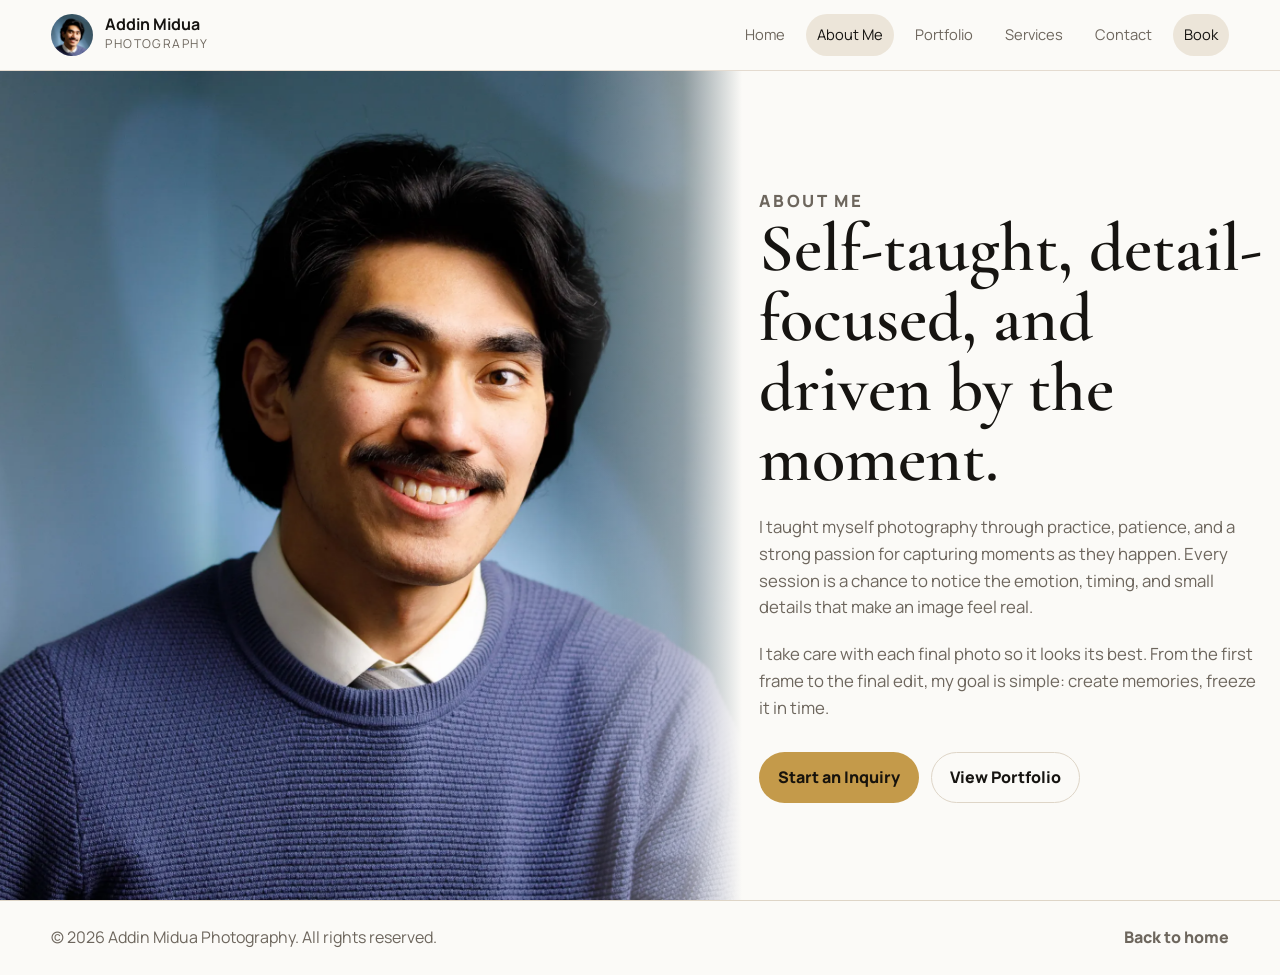
<file: about.html>
<!DOCTYPE html>
<html lang="en">
<head>
  <meta charset="UTF-8" />
  <meta name="viewport" content="width=device-width, initial-scale=1.0" />
  <meta name="description" content="About Addin Midua, a self-taught photographer focused on thoughtful, polished images." />
  <title>About Me | Addin Midua Photography</title>
  <link rel="preconnect" href="https://fonts.googleapis.com" />
  <link rel="preconnect" href="https://fonts.gstatic.com" crossorigin />
  <link href="https://fonts.googleapis.com/css2?family=Cormorant+Garamond:wght@500;600;700&family=Manrope:wght@400;600;700;800&display=swap" rel="stylesheet" />
  <link rel="stylesheet" href="style.css?v=16" />
  <script src="script.js?v=3" defer></script>
</head>

<body>
  <header class="site-header">
    <a class="brand" href="index.html#top" aria-label="Addin Midua Photography home">
      <span class="brand-mark"><img src="pic1_files/pfp2-opt.webp" alt="Addin Midua portrait" /></span>
      <span>
        <strong>Addin Midua</strong>
        <small>Photography</small>
      </span>
    </a>

    <nav class="nav" aria-label="Primary navigation">
      <a href="index.html#top">Home</a>
      <a class="active" href="about.html" aria-current="page">About Me</a>
      <a href="index.html#portfolio">Portfolio</a>
      <a href="index.html#services">Services</a>
      <a href="index.html#contact">Contact</a>
      <a class="nav-cta" href="index.html#booking">Book</a>
    </nav>
  </header>

  <main>
    <section class="about-hero" aria-labelledby="about-title">
      <div class="about-copy">
        <p class="eyebrow">About Me</p>
        <h1 id="about-title">Self-taught, detail-focused, and driven by the moment.</h1>
        <p>
          I taught myself photography through practice, patience, and a strong passion for capturing moments as they happen.
          Every session is a chance to notice the emotion, timing, and small details that make an image feel real.
        </p>
        <p>
          I take care with each final photo so it looks its best. From the first frame to the final edit, my goal is simple:
          create memories, freeze it in time.
        </p>
        <div class="hero-actions">
          <a class="button primary" href="index.html#booking">Start an Inquiry</a>
          <a class="button secondary dark" href="index.html#portfolio">View Portfolio</a>
        </div>
      </div>

      <figure class="about-image">
        <img src="pic1_files/pfp1-opt.webp" alt="Portrait of Addin Midua" />
      </figure>
    </section>
  </main>

  <footer class="site-footer">
    <p>&copy; <span id="year"></span> Addin Midua Photography. All rights reserved.</p>
    <a href="index.html#top">Back to home</a>
  </footer>
</body>
</html>
</file>
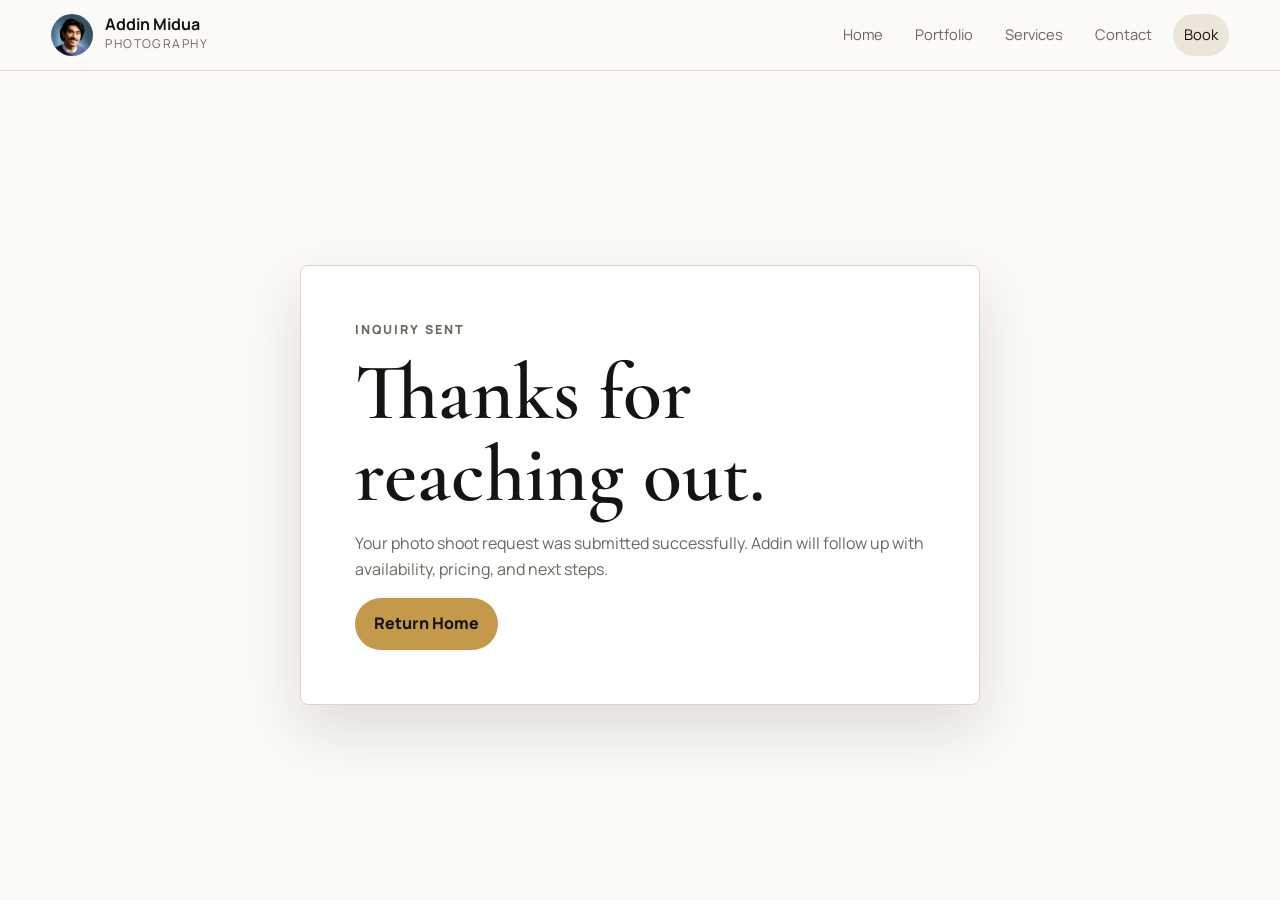
<file: thanks.html>
<!DOCTYPE html>
<html lang="en">
<head>
  <meta charset="UTF-8" />
  <meta name="viewport" content="width=device-width, initial-scale=1.0" />
  <title>Inquiry Sent | Addin Midua Photography</title>
  <link rel="preconnect" href="https://fonts.googleapis.com" />
  <link rel="preconnect" href="https://fonts.gstatic.com" crossorigin />
  <link href="https://fonts.googleapis.com/css2?family=Cormorant+Garamond:wght@500;600;700&family=Manrope:wght@400;600;700;800&display=swap" rel="stylesheet" />
  <link rel="stylesheet" href="style.css" />
  <script src="script.js" defer></script>
</head>

<body class="thank-you-page">
  <header class="site-header">
    <a class="brand" href="index.html#top" aria-label="Addin Midua Photography home">
      <span class="brand-mark"><img src="pic1_files/pfp2.jpg" alt="Addin Midua portrait" /></span>
      <span>
        <strong>Addin Midua</strong>
        <small>Photography</small>
      </span>
    </a>

    <nav class="nav" aria-label="Primary navigation">
      <a href="index.html#top">Home</a>
      <a href="index.html#portfolio">Portfolio</a>
      <a href="index.html#services">Services</a>
      <a href="index.html#contact">Contact</a>
      <a class="nav-cta" href="index.html#booking">Book</a>
    </nav>
  </header>

  <main class="thanks">
    <section>
      <p class="eyebrow">Inquiry Sent</p>
      <h1>Thanks for reaching out.</h1>
      <p>
        Your photo shoot request was submitted successfully. Addin will follow up with availability,
        pricing, and next steps.
      </p>
      <a class="button primary" href="index.html#top">Return Home</a>
    </section>
  </main>
</body>
</html>
</file>
<file: style.css>
:root {
  --ink: #161411;
  --muted: #6d665d;
  --paper: #fbfaf7;
  --panel: #ffffff;
  --soft: #ece5d9;
  --line: #ded5c7;
  --charcoal: #24211d;
  --moss: #637461;
  --clay: #a05e43;
  --gold: #c49a4a;
  --shadow: 0 24px 60px rgba(22, 20, 17, 0.13);
}

* {
  box-sizing: border-box;
}

html {
  scroll-behavior: smooth;
}

body {
  margin: 0;
  overflow-x: hidden;
  background: var(--paper);
  color: var(--ink);
  font-family: "Manrope", ui-sans-serif, system-ui, -apple-system, BlinkMacSystemFont, "Segoe UI", sans-serif;
  font-size: 16px;
  line-height: 1.6;
}

img {
  display: block;
  width: 100%;
}

a {
  color: inherit;
}

.site-header {
  position: sticky;
  top: 0;
  z-index: 20;
  display: flex;
  align-items: center;
  justify-content: space-between;
  gap: 24px;
  padding: 14px clamp(18px, 4vw, 56px);
  border-bottom: 1px solid rgba(222, 213, 199, 0.82);
  background: rgba(251, 250, 247, 0.92);
  backdrop-filter: blur(16px);
}

.brand,
.nav,
.hero-actions,
.contact-cards,
.site-footer {
  display: flex;
  align-items: center;
}

.brand {
  gap: 12px;
  text-decoration: none;
}

.brand-mark {
  display: grid;
  width: 42px;
  height: 42px;
  place-items: center;
  border-radius: 50%;
  background: var(--charcoal);
  color: white;
  font-size: 0.82rem;
  font-weight: 800;
  overflow: hidden;
}

.brand-mark img {
  width: 100%;
  height: 100%;
  object-fit: cover;
  display: block;
}

.brand strong,
.brand small {
  display: block;
}

.brand strong {
  line-height: 1.1;
}

.brand small {
  color: var(--muted);
  font-size: 0.76rem;
  letter-spacing: 0.12em;
  text-transform: uppercase;
}

.nav {
  gap: 10px;
}

.nav a {
  padding: 9px 11px;
  border-radius: 999px;
  color: var(--muted);
  font-size: 0.92rem;
  text-decoration: none;
}

.nav a:hover,
.nav .active,
.nav .nav-cta {
  color: var(--ink);
  background: var(--soft);
}

.hero {
  position: relative;
  min-height: 78vh;
  display: grid;
  align-items: end;
  overflow: hidden;
  isolation: isolate;
}

.hero-media {
  position: absolute;
  inset: 0;
  z-index: -2;
  background:
    linear-gradient(90deg, rgba(10, 9, 8, 0.78), rgba(10, 9, 8, 0.26) 56%, rgba(10, 9, 8, 0.48)),
    url("pic1_files/IMG_3028-Pano-opt.webp") center / cover;
}

.hero::after {
  content: "";
  position: absolute;
  inset: auto 0 0;
  z-index: -1;
  height: 34%;
  background: linear-gradient(transparent, var(--paper));
}

.hero-content {
  width: min(760px, calc(100% - 36px));
  margin: 0 0 clamp(58px, 9vw, 120px) clamp(18px, 6vw, 78px);
  color: white;
}

.hero-content h1,
.section-heading h2,
.intro h2,
.contact-band h2,
.booking h2,
.thanks h1 {
  margin: 0;
  font-family: "Cormorant Garamond", Georgia, "Times New Roman", serif;
  line-height: 1.02;
  font-weight: 600;
  letter-spacing: 0;
}

.hero-content h1 {
  max-width: 720px;
  font-size: clamp(3rem, 8vw, 7rem);
}

.hero-content p {
  max-width: 610px;
  margin: 20px 0 0;
  font-size: 1.08rem;
}

.eyebrow {
  margin: 0 0 12px;
  color: var(--clay);
  font-size: 0.78rem;
  font-weight: 800;
  letter-spacing: 0.16em;
  text-transform: uppercase;
}

.hero .eyebrow {
  color: #f4d391;
}

.hero-actions {
  gap: 12px;
  flex-wrap: wrap;
  margin-top: 28px;
}

.button {
  display: inline-flex;
  align-items: center;
  justify-content: center;
  min-height: 46px;
  padding: 12px 18px;
  border: 1px solid transparent;
  border-radius: 999px;
  font: inherit;
  font-weight: 800;
  text-decoration: none;
  cursor: pointer;
}

.button.primary {
  background: var(--gold);
  color: #17130c;
}

.button.secondary {
  border-color: rgba(255, 255, 255, 0.62);
  color: white;
}

.button.secondary.dark {
  border-color: var(--line);
  color: var(--ink);
}

.intro,
.services,
.contact-band,
.booking {
  width: min(1160px, calc(100% - 36px));
  margin: 0 auto;
  padding: clamp(54px, 9vw, 96px) 0;
}

.portfolio {
  width: 100%;
  margin: 0 auto;
  padding: clamp(48px, 7vw, 78px) 0;
}

.section-grid,
.contact-band,
.booking {
  display: grid;
  grid-template-columns: minmax(0, 0.82fr) minmax(0, 1.18fr);
  gap: clamp(28px, 6vw, 76px);
}

.intro {
  border-bottom: 1px solid var(--line);
}

.intro h2,
.section-heading h2,
.contact-band h2,
.booking h2 {
  font-size: clamp(2.1rem, 5vw, 4.25rem);
}

.intro p,
.section-heading p,
.contact-band p,
.booking-copy p,
.thanks p {
  color: var(--muted);
}

.intro p {
  font-size: clamp(1.15rem, 1.6vw, 1.45rem);
  line-height: 1.55;
}

.intro .eyebrow {
  font-size: 0.95rem;
}

.section-heading {
  width: min(1160px, calc(100% - 36px));
  max-width: 720px;
  margin: 0 auto 24px;
}

.section-heading p {
  margin: 12px 0 0;
}

.gallery {
  display: grid;
  width: min(1520px, calc(100% - 36px));
  margin: 0 auto;
  grid-template-columns: repeat(3, 1fr);
  grid-auto-rows: 320px;
  gap: 12px;
}

.gallery-card {
  position: relative;
  overflow: hidden;
  border-radius: 8px;
  background: var(--charcoal);
  color: white;
}

.gallery-card.portrait-card {
  grid-row: span 2;
}

.panorama-carousel {
  position: relative;
  display: block;
  width: 100vw;
  margin-left: calc(50% - 50vw);
  margin-top: 12px;
  aspect-ratio: 21 / 9;
  min-height: 360px;
  overflow: hidden;
  border-radius: 0;
  background: var(--paper);
  color: white;
}

.panorama-track {
  display: flex;
  height: 100%;
  transition: transform 0.75s ease;
}

.panorama-slide {
  position: relative;
  flex: 0 0 100%;
  height: 100%;
}

.gallery-open {
  position: absolute;
  inset: 0;
  width: 100%;
  height: 100%;
  padding: 0;
  border: 0;
  background: transparent;
  cursor: zoom-in;
}

.gallery-card img {
  width: 100%;
  height: 100%;
  object-fit: cover;
  object-position: center;
  opacity: 0.82;
  transition: transform 0.45s ease, opacity 0.45s ease;
}

.gallery-card.portrait-card img {
  object-position: center top;
}

.panorama-slide img {
  width: 100%;
  height: 100%;
  object-fit: cover;
  display: block;
}

.gallery-card:hover img {
  transform: scale(1.035);
  opacity: 0.95;
}

.gallery-card div,
.panorama-slide div {
  position: absolute;
  inset: auto 0 0;
  pointer-events: none;
  padding: 24px;
  background: linear-gradient(transparent, rgba(0, 0, 0, 0.72));
}

.panorama-label {
  position: absolute;
  inset: auto 0 0;
  pointer-events: none;
  padding: 24px;
  background: linear-gradient(transparent, rgba(0, 0, 0, 0.72));
  color: white;
  z-index: 2;
}

.panorama-label h3 {
  margin: 0;
  max-width: 440px;
}

.gallery-card span,
.panorama-slide span,
.contact-cards span {
  display: block;
  color: #f2c66f;
  font-size: 0.72rem;
  font-weight: 800;
  letter-spacing: 0.14em;
  text-transform: uppercase;
}

.gallery-card h3,
.panorama-slide h3 {
  max-width: 440px;
  margin: 8px 0 0;
  font-size: clamp(1.35rem, 3vw, 2.5rem);
  line-height: 1.05;
}

.service-list {
  display: grid;
  grid-template-columns: repeat(3, 1fr);
  gap: 14px;
}

.service-list article {
  min-height: 220px;
  padding: 24px;
  border: 1px solid var(--line);
  border-radius: 8px;
  background: var(--panel);
}

.service-list h3 {
  margin: 0 0 10px;
  font-size: 1.18rem;
}

.service-list p {
  margin: 0;
  color: var(--muted);
}

.contact-band {
  width: 100%;
  max-width: none;
  padding-inline: max(18px, calc((100vw - 1160px) / 2));
  background: var(--charcoal);
  color: white;
}

.contact-band p {
  color: rgba(255, 255, 255, 0.72);
}

.contact-cards {
  align-items: stretch;
  display: grid;
  grid-template-columns: repeat(2, minmax(0, 1fr));
  gap: 12px;
}

.contact-cards a,
.contact-cards p {
  margin: 0;
  padding: 18px;
  border: 1px solid rgba(255, 255, 255, 0.16);
  border-radius: 8px;
  background: rgba(255, 255, 255, 0.06);
  color: white;
  text-decoration: none;
}

.booking-form {
  padding: clamp(18px, 3vw, 28px);
  border: 1px solid var(--line);
  border-radius: 8px;
  background: var(--panel);
  box-shadow: var(--shadow);
}

.form-grid {
  display: grid;
  grid-template-columns: repeat(2, minmax(0, 1fr));
  gap: 14px;
}

label {
  display: grid;
  gap: 7px;
  margin-bottom: 14px;
  color: var(--charcoal);
  font-size: 0.86rem;
  font-weight: 800;
}

input,
select,
textarea {
  width: 100%;
  border: 1px solid var(--line);
  border-radius: 8px;
  background: #fffdfa;
  color: var(--ink);
  font: inherit;
  font-weight: 500;
  padding: 12px 13px;
}

textarea {
  resize: vertical;
}

input:focus,
select:focus,
textarea:focus {
  border-color: var(--moss);
  outline: 3px solid rgba(99, 116, 97, 0.18);
}

.hidden {
  display: none;
}

.form-note {
  margin: 2px 0 18px;
  color: var(--muted);
  font-size: 0.92rem;
}

.lightbox {
  position: fixed;
  inset: 0;
  z-index: 100;
  display: none;
  align-items: center;
  justify-content: center;
  padding: 72px 22px 28px;
  background: rgba(12, 10, 8, 0.92);
}

.lightbox.open {
  display: flex;
}

.lightbox-image {
  max-width: 100%;
  max-height: 100%;
  object-fit: contain;
  border-radius: 8px;
  box-shadow: 0 20px 70px rgba(0, 0, 0, 0.45);
}

.lightbox-close {
  position: absolute;
  top: 18px;
  right: 22px;
  min-height: 42px;
  padding: 9px 14px;
  border: 1px solid rgba(255, 255, 255, 0.32);
  border-radius: 999px;
  background: rgba(255, 255, 255, 0.08);
  color: white;
  font: inherit;
  font-weight: 800;
  cursor: pointer;
}

.site-footer {
  justify-content: space-between;
  gap: 18px;
  padding: 24px clamp(18px, 4vw, 56px);
  border-top: 1px solid var(--line);
  color: var(--muted);
}

.site-footer p {
  margin: 0;
}

.site-footer a {
  font-weight: 800;
  text-decoration: none;
}

.about-hero {
  width: 100%;
  min-height: calc(100vh - 71px);
  display: grid;
  grid-template-columns: minmax(0, 1.16fr) minmax(420px, 0.84fr);
  align-items: stretch;
  gap: 0;
  margin: 0 auto;
  padding: 0;
}

.about-copy {
  position: relative;
  z-index: 2;
  grid-row: 1;
  grid-column: 2;
  align-self: center;
  justify-self: end;
  width: min(560px, calc(100% - 28px));
  margin-right: clamp(-360px, 4vw, 72px);
  margin-left: 0;
  padding: clamp(54px, 8vw, 96px) 0;
  transform: translateX(40px);
}

.about-copy h1 {
  max-width: 560px;
  margin: 0;
  font-family: "Cormorant Garamond", Georgia, "Times New Roman", serif;
  font-size: clamp(3rem, 5.35vw, 5.55rem);
  font-weight: 600;
  line-height: 1.02;
  letter-spacing: 0;
}

.about-copy,
.about-image {
  max-width: 100%;
  min-width: 0;
}

.about-copy p {
  width: 100%;
  max-width: 520px;
  margin: 20px 0 0;
  color: var(--muted);
  font-size: 1.05rem;
}

.about-copy .hero-actions {
  margin-top: 30px;
}

.about-image {
  position: relative;
  grid-row: 1;
  grid-column: 1;
  align-self: stretch;
  height: auto;
  min-height: 680px;
  margin: 0;
  overflow: hidden;
  border-radius: 0;
  background: var(--charcoal);
}

.about-image::before {
  content: "";
  position: absolute;
  inset: 0;
  z-index: 1;
  pointer-events: none;
  background: linear-gradient(270deg, var(--paper) 0%, rgba(251, 250, 247, 0.42) 8%, rgba(251, 250, 247, 0) 24%);
}

.about-image img {
  width: 100%;
  height: 100%;
  object-fit: cover;
  object-position: 10% center;
}

.thanks {
  min-height: calc(100vh - 72px);
  display: grid;
  place-items: center;
  padding: 36px 18px;
}

.thanks section {
  width: min(680px, 100%);
  padding: clamp(28px, 6vw, 54px);
  border: 1px solid var(--line);
  border-radius: 8px;
  background: white;
  box-shadow: var(--shadow);
}

.thanks h1 {
  font-size: clamp(2.5rem, 7vw, 5rem);
}

@media (max-width: 860px) {
  .site-header,
  .nav {
    align-items: flex-start;
  }

  .site-header {
    position: static;
    flex-direction: column;
  }

  .nav {
    width: 100%;
    flex-wrap: wrap;
    padding-bottom: 2px;
  }

  .hero {
    min-height: 720px;
  }

  .section-grid,
  .contact-band,
  .booking,
  .about-hero,
  .gallery,
  .service-list,
  .contact-cards,
  .form-grid {
    grid-template-columns: 1fr;
  }

  .about-hero {
    width: 100%;
    min-height: auto;
  }

  .about-copy {
    grid-row: auto;
    grid-column: auto;
    width: min(680px, calc(100% - 36px));
    margin: 0 auto;
  }

  .about-image {
    grid-row: auto;
    grid-column: auto;
    width: 100%;
    height: 420px;
    min-height: 0;
  }

  .about-image::before {
    background: linear-gradient(180deg, var(--paper) 0%, rgba(251, 250, 247, 0) 28%);
  }

  .gallery {
    display: flex;
    flex-direction: column;
    width: min(100% - 28px, 520px);
    gap: 22px;
  }

  .gallery-card {
    aspect-ratio: 4 / 3;
    min-height: 0;
  }

  .gallery-card.portrait-card {
    aspect-ratio: 3 / 4;
    min-height: 0;
  }

  .gallery-card h3,
  .panorama-slide h3 {
    max-width: 100%;
    font-size: 1.25rem;
    overflow-wrap: break-word;
  }

  .panorama-carousel {
    width: auto;
    margin-left: 0;
    min-height: 240px;
    aspect-ratio: 16 / 10;
  }
}

@media (max-width: 560px) {
  .hero-content {
    width: calc(100% - 28px);
    margin-left: 14px;
  }

  .about-hero {
    width: 100%;
  }

  .about-copy {
    width: calc(100% - 28px);
    max-width: 340px;
    margin: 0 auto;
  }

  .hero-content h1 {
    font-size: 2.8rem;
  }

  .about-copy h1 {
    max-width: 340px;
    font-size: 1.92rem;
    overflow-wrap: break-word;
  }

  .about-copy p {
    max-width: 340px;
    font-size: 1rem;
  }

  .nav {
    display: grid;
    grid-template-columns: repeat(3, max-content);
    gap: 8px 6px;
    max-width: 100%;
  }

  .nav a {
    padding: 8px 9px;
    font-size: 0.88rem;
  }

  .button {
    width: 100%;
  }

  .site-footer {
    align-items: flex-start;
    flex-direction: column;
  }
}
</file>
